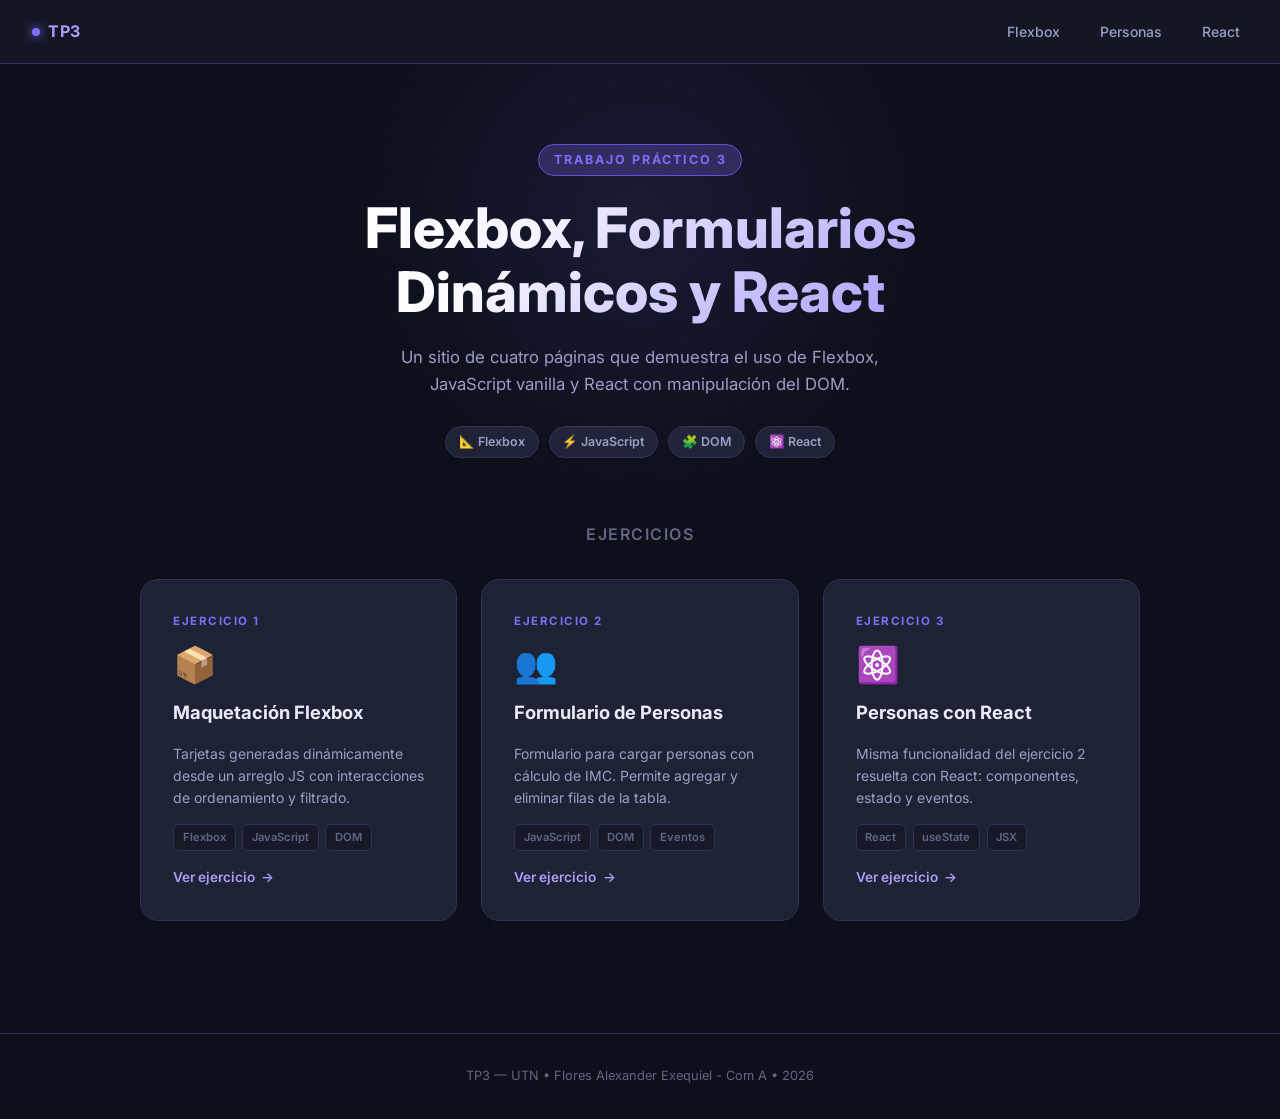
<file: index.html>
<!doctype html>
<html lang="es">
  <head>
    <meta charset="UTF-8" />
    <meta name="viewport" content="width=device-width, initial-scale=1.0" />
    <title>TP3 — Flexbox, Formularios y React</title>
    <meta
      name="description"
      content="Trabajo Práctico 3 — Sitio de 4 páginas que demuestra el uso de Flexbox, JavaScript vanilla y React."
    />
    <link rel="stylesheet" href="style.css" />
  </head>
  <body>
    <!-- Navbar -->
    <nav class="navbar">
      <a href="index.html" class="navbar-brand">
        <span class="brand-dot"></span>
        TP3
      </a>
      <ul class="navbar-links">
        <li><a href="flexbox.html">Flexbox</a></li>
        <li><a href="personas.html">Personas</a></li>
        <li><a href="react.html">React</a></li>
      </ul>
    </nav>

    <!-- Hero -->
    <section class="hero animate-in">
      <span class="hero-eyebrow">Trabajo Práctico 3</span>
      <h1>Flexbox, Formularios<br />Dinámicos y React</h1>
      <p class="hero-sub">
        Un sitio de cuatro páginas que demuestra el uso de Flexbox, JavaScript
        vanilla y React con manipulación del DOM.
      </p>
      <div class="hero-chips">
        <span class="chip">📐 Flexbox</span>
        <span class="chip">⚡ JavaScript</span>
        <span class="chip">🧩 DOM</span>
        <span class="chip">⚛️ React</span>
      </div>
    </section>

    <!-- Exercise Cards -->
    <section class="cards-section">
      <h2>Ejercicios</h2>
      <div class="cards-grid">
        <!-- Ejercicio 1 -->
        <a href="flexbox.html" class="ex-card" id="link-flexbox">
          <span class="ex-card-num">Ejercicio 1</span>
          <div class="ex-card-icon">📦</div>
          <h3>Maquetación Flexbox</h3>
          <p>
            Tarjetas generadas dinámicamente desde un arreglo JS con
            interacciones de ordenamiento y filtrado.
          </p>
          <div class="tech-tags">
            <span class="tech-tag">Flexbox</span>
            <span class="tech-tag">JavaScript</span>
            <span class="tech-tag">DOM</span>
          </div>
          <span class="ex-card-link">Ver ejercicio <span>→</span></span>
        </a>

        <!-- Ejercicio 2 -->
        <a href="personas.html" class="ex-card" id="link-personas">
          <span class="ex-card-num">Ejercicio 2</span>
          <div class="ex-card-icon">👥</div>
          <h3>Formulario de Personas</h3>
          <p>
            Formulario para cargar personas con cálculo de IMC. Permite agregar
            y eliminar filas de la tabla.
          </p>
          <div class="tech-tags">
            <span class="tech-tag">JavaScript</span>
            <span class="tech-tag">DOM</span>
            <span class="tech-tag">Eventos</span>
          </div>
          <span class="ex-card-link">Ver ejercicio <span>→</span></span>
        </a>

        <!-- Ejercicio 3 -->
        <a href="react.html" class="ex-card" id="link-react">
          <span class="ex-card-num">Ejercicio 3</span>
          <div class="ex-card-icon">⚛️</div>
          <h3>Personas con React</h3>
          <p>
            Misma funcionalidad del ejercicio 2 resuelta con React: componentes,
            estado y eventos.
          </p>
          <div class="tech-tags">
            <span class="tech-tag">React</span>
            <span class="tech-tag">useState</span>
            <span class="tech-tag">JSX</span>
          </div>
          <span class="ex-card-link">Ver ejercicio <span>→</span></span>
        </a>
      </div>
    </section>

    <footer>
      <p>TP3 — UTN &bull; Flores Alexander Exequiel - Com A &bull; 2026</p>
    </footer>
  </body>
</html>
</file>
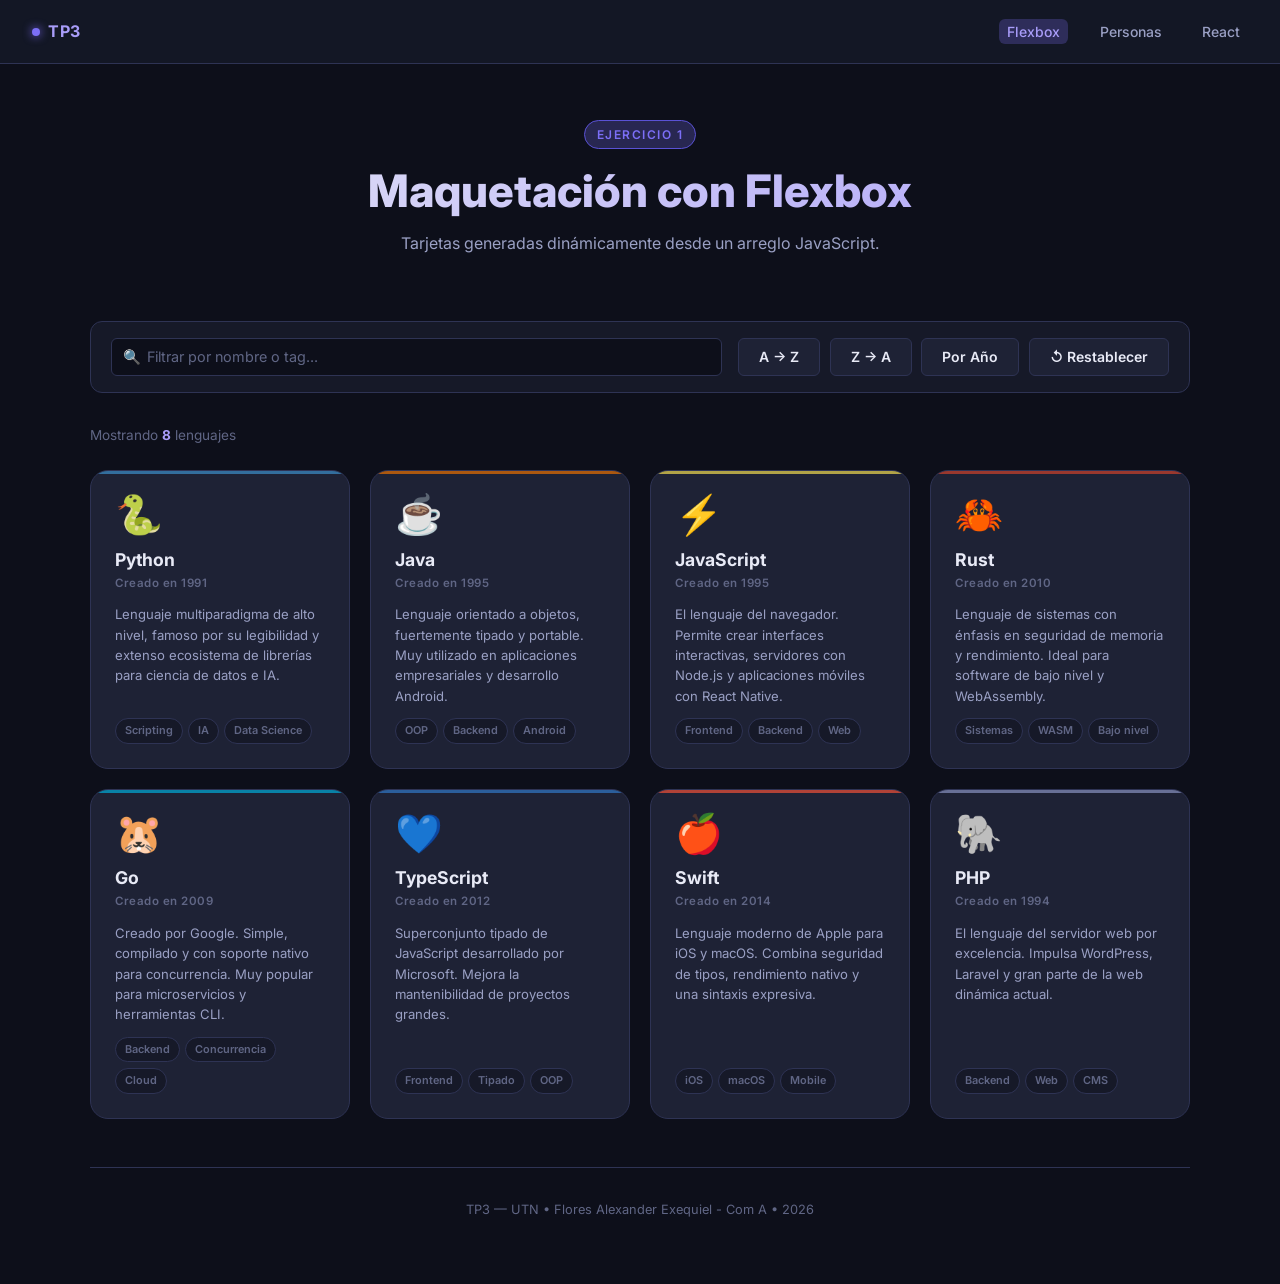
<file: flexbox.html>
<!doctype html>
<html lang="es">
  <head>
    <meta charset="UTF-8" />
    <meta name="viewport" content="width=device-width, initial-scale=1.0" />
    <title>Ejercicio 1 — Maquetación Flexbox | TP3</title>
    <meta
      name="description"
      content="Ejercicio 1: tarjetas de lenguajes de programación generadas con JavaScript y organizadas con Flexbox."
    />
    <link rel="stylesheet" href="style.css" />
  </head>
  <body>
    <!-- Navbar -->
    <nav class="navbar">
      <a href="index.html" class="navbar-brand">
        <span class="brand-dot"></span>
        TP3
      </a>
      <ul class="navbar-links">
        <li><a href="flexbox.html" class="active">Flexbox</a></li>
        <li><a href="personas.html">Personas</a></li>
        <li><a href="react.html">React</a></li>
      </ul>
    </nav>

    <!-- Header -->
    <header class="page-header animate-in">
      <span class="page-tag">Ejercicio 1</span>
      <h1>Maquetación con Flexbox</h1>
      <p>Tarjetas generadas dinámicamente desde un arreglo JavaScript.</p>
    </header>

    <!-- Content -->
    <main class="container section">
      <!-- Toolbar -->
      <div class="toolbar animate-in" style="animation-delay: 0.1s">
        <div class="search-wrap">
          <span class="search-icon">🔍</span>
          <input
            type="text"
            id="searchInput"
            class="form-control"
            placeholder="Filtrar por nombre o tag..."
            oninput="filtrarTarjetas()"
            autocomplete="off"
          />
        </div>
        <div class="toolbar-buttons">
          <button class="btn btn-secondary" id="btnAZ" onclick="ordenar('az')">
            A → Z
          </button>
          <button class="btn btn-secondary" id="btnZA" onclick="ordenar('za')">
            Z → A
          </button>
          <button
            class="btn btn-secondary"
            id="btnYear"
            onclick="ordenar('year')"
          >
            Por Año
          </button>
          <button
            class="btn btn-secondary"
            id="btnReset"
            onclick="resetearVista()"
          >
            ↺ Restablecer
          </button>
        </div>
      </div>

      <!-- Stats -->
      <div class="stats-bar animate-in" style="animation-delay: 0.15s">
        <p class="stats-count" id="statsCount">
          Mostrando <strong>0</strong> lenguajes
        </p>
      </div>

      <!-- Cards Grid (Flexbox) -->
      <div id="cardsGrid"></div>

      <footer>
        <p>TP3 — UTN &bull; Flores Alexander Exequiel - Com A &bull; 2026</p>
      </footer>
    </main>

    <script>
      /* ====================================================
       EJERCICIO 1 — Flexbox + JavaScript vanilla
       ==================================================== */

      // Arreglo de lenguajes de programación
      const lenguajes = [
        {
          emoji: "🐍",
          nombre: "Python",
          año: 1991,
          descripcion:
            "Lenguaje multiparadigma de alto nivel, famoso por su legibilidad y extenso ecosistema de librerías para ciencia de datos e IA.",
          tags: ["Scripting", "IA", "Data Science"],
          color: "#3d8fc9",
        },
        {
          emoji: "☕",
          nombre: "Java",
          año: 1995,
          descripcion:
            "Lenguaje orientado a objetos, fuertemente tipado y portable. Muy utilizado en aplicaciones empresariales y desarrollo Android.",
          tags: ["OOP", "Backend", "Android"],
          color: "#e76f00",
        },
        {
          emoji: "⚡",
          nombre: "JavaScript",
          año: 1995,
          descripcion:
            "El lenguaje del navegador. Permite crear interfaces interactivas, servidores con Node.js y aplicaciones móviles con React Native.",
          tags: ["Frontend", "Backend", "Web"],
          color: "#f0db4f",
        },
        {
          emoji: "🦀",
          nombre: "Rust",
          año: 2010,
          descripcion:
            "Lenguaje de sistemas con énfasis en seguridad de memoria y rendimiento. Ideal para software de bajo nivel y WebAssembly.",
          tags: ["Sistemas", "WASM", "Bajo nivel"],
          color: "#ce422b",
        },
        {
          emoji: "🐹",
          nombre: "Go",
          año: 2009,
          descripcion:
            "Creado por Google. Simple, compilado y con soporte nativo para concurrencia. Muy popular para microservicios y herramientas CLI.",
          tags: ["Backend", "Concurrencia", "Cloud"],
          color: "#00acd7",
        },
        {
          emoji: "💙",
          nombre: "TypeScript",
          año: 2012,
          descripcion:
            "Superconjunto tipado de JavaScript desarrollado por Microsoft. Mejora la mantenibilidad de proyectos grandes.",
          tags: ["Frontend", "Tipado", "OOP"],
          color: "#3178c6",
        },
        {
          emoji: "🍎",
          nombre: "Swift",
          año: 2014,
          descripcion:
            "Lenguaje moderno de Apple para iOS y macOS. Combina seguridad de tipos, rendimiento nativo y una sintaxis expresiva.",
          tags: ["iOS", "macOS", "Mobile"],
          color: "#f05138",
        },
        {
          emoji: "🐘",
          nombre: "PHP",
          año: 1994,
          descripcion:
            "El lenguaje del servidor web por excelencia. Impulsa WordPress, Laravel y gran parte de la web dinámica actual.",
          tags: ["Backend", "Web", "CMS"],
          color: "#8892bf",
        },
      ];

      // Estado de la aplicación
      let datosMostrados = [...lenguajes];
      let terminoBusqueda = "";

      /* ---- Funciones de renderizado ---- */
      function renderizarTarjetas(lista) {
        const grid = document.getElementById("cardsGrid");
        const stats = document.getElementById("statsCount");

        stats.innerHTML = `Mostrando <strong>${lista.length}</strong> lenguaje${lista.length !== 1 ? "s" : ""}`;

        if (lista.length === 0) {
          grid.innerHTML = `
          <div class="no-results">
            <span class="no-results-icon">🔎</span>
            <p>No se encontraron lenguajes que coincidan con "<strong>${terminoBusqueda}</strong>".</p>
          </div>`;
          return;
        }

        grid.innerHTML = lista
          .map(
            (lang, i) => `
        <div
          class="tech-card"
          style="--card-color: ${lang.color}; animation-delay: ${i * 0.06}s;"
          id="card-${lang.nombre.toLowerCase()}"
        >
          <span class="card-emoji">${lang.emoji}</span>
          <div>
            <div class="card-name">${lang.nombre}</div>
            <div class="card-year">Creado en ${lang.año}</div>
          </div>
          <p class="card-desc">${lang.descripcion}</p>
          <div class="card-tags">
            ${lang.tags.map((t) => `<span class="card-tag">${t}</span>`).join("")}
          </div>
        </div>
      `,
          )
          .join("");
      }

      /* ---- Filtrado ---- */
      function filtrarTarjetas() {
        terminoBusqueda = document
          .getElementById("searchInput")
          .value.toLowerCase()
          .trim();
        limpiarBotonesActivos();

        if (terminoBusqueda === "") {
          datosMostrados = [...lenguajes];
        } else {
          datosMostrados = lenguajes.filter(
            (l) =>
              l.nombre.toLowerCase().includes(terminoBusqueda) ||
              l.tags.some((t) => t.toLowerCase().includes(terminoBusqueda)) ||
              l.descripcion.toLowerCase().includes(terminoBusqueda),
          );
        }

        renderizarTarjetas(datosMostrados);
      }

      /* ---- Ordenamiento ---- */
      function ordenar(criterio) {
        limpiarBotonesActivos();

        const copiar = [...datosMostrados];

        if (criterio === "az") {
          copiar.sort((a, b) => a.nombre.localeCompare(b.nombre));
          document.getElementById("btnAZ").classList.add("active");
        } else if (criterio === "za") {
          copiar.sort((a, b) => b.nombre.localeCompare(a.nombre));
          document.getElementById("btnZA").classList.add("active");
        } else if (criterio === "year") {
          copiar.sort((a, b) => a.año - b.año);
          document.getElementById("btnYear").classList.add("active");
        }

        datosMostrados = copiar;
        renderizarTarjetas(datosMostrados);
      }

      /* ---- Restablecer ---- */
      function resetearVista() {
        terminoBusqueda = "";
        document.getElementById("searchInput").value = "";
        datosMostrados = [...lenguajes];
        limpiarBotonesActivos();
        renderizarTarjetas(datosMostrados);
      }

      /* ---- Utilidades ---- */
      function limpiarBotonesActivos() {
        ["btnAZ", "btnZA", "btnYear"].forEach((id) => {
          document.getElementById(id).classList.remove("active");
        });
      }

      // Inicialización
      renderizarTarjetas(datosMostrados);
    </script>
  </body>
</html>
</file>
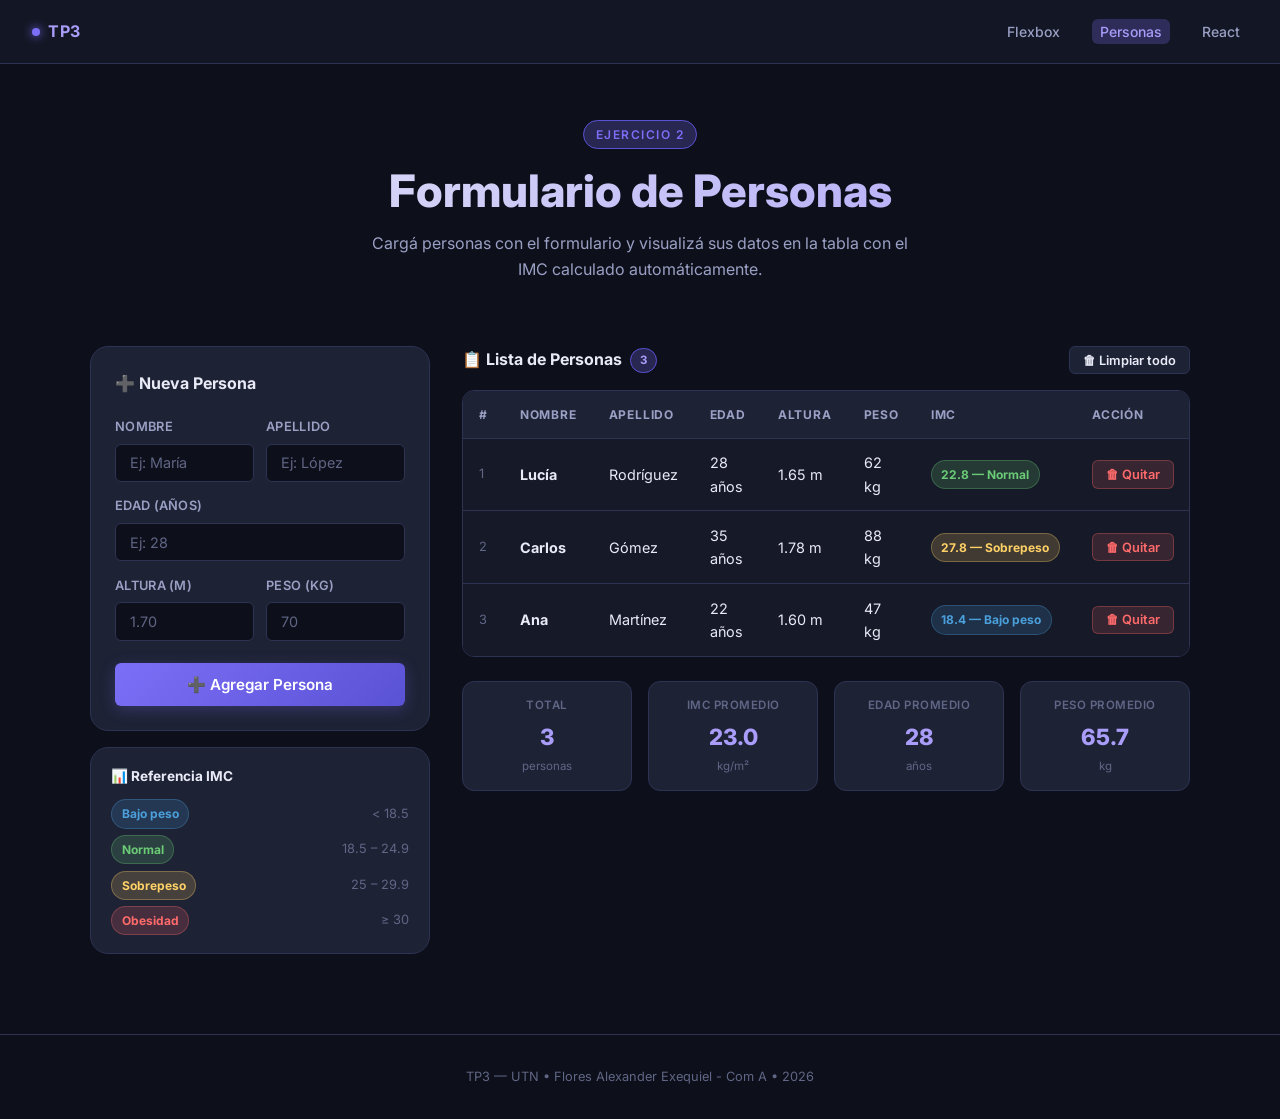
<file: personas.html>
<!doctype html>
<html lang="es">
  <head>
    <meta charset="UTF-8" />
    <meta name="viewport" content="width=device-width, initial-scale=1.0" />
    <title>Ejercicio 2 — Formulario de Personas | TP3</title>
    <meta
      name="description"
      content="Ejercicio 2: formulario con JavaScript vanilla para cargar personas y calcular el IMC."
    />
    <link rel="stylesheet" href="style.css" />
  </head>
  <body>
    <!-- Navbar -->
    <nav class="navbar">
      <a href="index.html" class="navbar-brand">
        <span class="brand-dot"></span>
        TP3
      </a>
      <ul class="navbar-links">
        <li><a href="flexbox.html">Flexbox</a></li>
        <li><a href="personas.html" class="active">Personas</a></li>
        <li><a href="react.html">React</a></li>
      </ul>
    </nav>

    <!-- Header -->
    <header class="page-header animate-in">
      <span class="page-tag">Ejercicio 2</span>
      <h1>Formulario de Personas</h1>
      <p>
        Cargá personas con el formulario y visualizá sus datos en la tabla con
        el IMC calculado automáticamente.
      </p>
    </header>

    <!-- Content -->
    <main class="container section">
      <div class="page-layout">
        <!-- FORM PANEL -->
        <aside class="form-panel animate-in" style="animation-delay: 0.1s">
          <div class="form-card">
            <h2>➕ Nueva Persona</h2>

            <div class="form-fields">
              <div class="form-row">
                <div class="form-group">
                  <label for="inputNombre">Nombre</label>
                  <input
                    type="text"
                    id="inputNombre"
                    class="form-control"
                    placeholder="Ej: María"
                    autocomplete="off"
                  />
                </div>
                <div class="form-group">
                  <label for="inputApellido">Apellido</label>
                  <input
                    type="text"
                    id="inputApellido"
                    class="form-control"
                    placeholder="Ej: López"
                    autocomplete="off"
                  />
                </div>
              </div>

              <div class="form-group">
                <label for="inputEdad">Edad (años)</label>
                <input
                  type="number"
                  id="inputEdad"
                  class="form-control"
                  placeholder="Ej: 28"
                  min="1"
                  max="120"
                />
              </div>

              <div class="form-row">
                <div class="form-group">
                  <label for="inputAltura">Altura (m)</label>
                  <input
                    type="number"
                    id="inputAltura"
                    class="form-control"
                    placeholder="1.70"
                    step="0.01"
                    min="0.5"
                    max="2.5"
                  />
                </div>
                <div class="form-group">
                  <label for="inputPeso">Peso (kg)</label>
                  <input
                    type="number"
                    id="inputPeso"
                    class="form-control"
                    placeholder="70"
                    step="0.1"
                    min="1"
                    max="500"
                  />
                </div>
              </div>

              <div id="alertMsg" class="alert"></div>

              <button
                class="btn btn-primary btn-submit"
                id="btnAgregar"
                onclick="agregarPersona()"
              >
                ➕ Agregar Persona
              </button>
            </div>
          </div>

          <!-- IMC Reference -->
          <div
            class="form-card"
            style="margin-top: 1rem; padding: 1.1rem 1.25rem"
          >
            <h2 style="font-size: 0.85rem; margin-bottom: 0.75rem">
              📊 Referencia IMC
            </h2>
            <div
              style="
                display: flex;
                flex-direction: column;
                gap: 0.4rem;
                font-size: 0.8rem;
              "
            >
              <div
                style="
                  display: flex;
                  justify-content: space-between;
                  align-items: center;
                "
              >
                <span class="imc-badge imc-bajo">Bajo peso</span>
                <span style="color: var(--text-muted)">&lt; 18.5</span>
              </div>
              <div
                style="
                  display: flex;
                  justify-content: space-between;
                  align-items: center;
                "
              >
                <span class="imc-badge imc-normal">Normal</span>
                <span style="color: var(--text-muted)">18.5 – 24.9</span>
              </div>
              <div
                style="
                  display: flex;
                  justify-content: space-between;
                  align-items: center;
                "
              >
                <span class="imc-badge imc-sobrepeso">Sobrepeso</span>
                <span style="color: var(--text-muted)">25 – 29.9</span>
              </div>
              <div
                style="
                  display: flex;
                  justify-content: space-between;
                  align-items: center;
                "
              >
                <span class="imc-badge imc-obesidad">Obesidad</span>
                <span style="color: var(--text-muted)">≥ 30</span>
              </div>
            </div>
          </div>
        </aside>

        <!-- TABLE PANEL -->
        <div class="table-panel animate-in" style="animation-delay: 0.15s">
          <div class="table-header">
            <h2>
              📋 Lista de Personas
              <span class="counter-badge" id="counterBadge">0</span>
            </h2>
            <button
              class="btn btn-secondary btn-sm"
              onclick="limpiarTodo()"
              id="btnLimpiar"
              style="display: none"
            >
              🗑 Limpiar todo
            </button>
          </div>

          <div class="table-wrapper">
            <table id="tablaPersonas">
              <thead>
                <tr>
                  <th>#</th>
                  <th>Nombre</th>
                  <th>Apellido</th>
                  <th>Edad</th>
                  <th>Altura</th>
                  <th>Peso</th>
                  <th>IMC</th>
                  <th>Acción</th>
                </tr>
              </thead>
              <tbody id="tbodyPersonas">
                <tr id="emptyRow">
                  <td colspan="8">
                    <div class="empty-state">
                      <div class="empty-icon">👤</div>
                      <p>
                        Aún no hay personas cargadas.<br />Usá el formulario
                        para agregar.
                      </p>
                    </div>
                  </td>
                </tr>
              </tbody>
            </table>
          </div>

          <!-- Summary -->
          <div class="summary-cards" id="summarySection" style="display: none">
            <div class="summary-card">
              <div class="s-label">Total</div>
              <div class="s-value" id="sumTotal">0</div>
              <div class="s-sub">personas</div>
            </div>
            <div class="summary-card">
              <div class="s-label">IMC Promedio</div>
              <div class="s-value" id="sumIMC">—</div>
              <div class="s-sub">kg/m²</div>
            </div>
            <div class="summary-card">
              <div class="s-label">Edad Promedio</div>
              <div class="s-value" id="sumEdad">—</div>
              <div class="s-sub">años</div>
            </div>
            <div class="summary-card">
              <div class="s-label">Peso Promedio</div>
              <div class="s-value" id="sumPeso">—</div>
              <div class="s-sub">kg</div>
            </div>
          </div>
        </div>
      </div>
    </main>

    <footer>
      <p>TP3 — UTN &bull; Flores Alexander Exequiel - Com A &bull; 2026</p>
    </footer>

    <script>
      /* ====================================================
       EJERCICIO 2 — Formulario de personas con JS vanilla
       ==================================================== */

      // Arreglo de personas (estado de la app)
      let personas = [];
      let proximoId = 1;

      // IDs de los campos del formulario
      const campos = [
        "inputNombre",
        "inputApellido",
        "inputEdad",
        "inputAltura",
        "inputPeso",
      ];

      /* ---- Cálculo de IMC ---- */
      function calcularIMC(peso, altura) {
        const imc = peso / (altura * altura);
        return parseFloat(imc.toFixed(1));
      }

      function categoriaIMC(imc) {
        if (imc < 18.5) return { label: "Bajo peso", clase: "imc-bajo" };
        if (imc < 25) return { label: "Normal", clase: "imc-normal" };
        if (imc < 30) return { label: "Sobrepeso", clase: "imc-sobrepeso" };
        return { label: "Obesidad", clase: "imc-obesidad" };
      }

      /* ---- Validación ---- */
      function validarFormulario() {
        const nombre = document.getElementById("inputNombre").value.trim();
        const apellido = document.getElementById("inputApellido").value.trim();
        const edad = parseFloat(document.getElementById("inputEdad").value);
        const altura = parseFloat(document.getElementById("inputAltura").value);
        const peso = parseFloat(document.getElementById("inputPeso").value);

        if (!nombre || !apellido) {
          mostrarAlerta("error", "⚠️ Nombre y apellido son obligatorios.");
          return null;
        }
        if (isNaN(edad) || edad < 1 || edad > 120) {
          mostrarAlerta(
            "error",
            "⚠️ La edad debe ser un número entre 1 y 120.",
          );
          return null;
        }
        if (isNaN(altura) || altura < 0.5 || altura > 2.5) {
          mostrarAlerta(
            "error",
            "⚠️ La altura debe estar entre 0.5 y 2.5 metros.",
          );
          return null;
        }
        if (isNaN(peso) || peso < 1 || peso > 500) {
          mostrarAlerta(
            "error",
            "⚠️ El peso debe ser un número entre 1 y 500 kg.",
          );
          return null;
        }

        return { nombre, apellido, edad, altura, peso };
      }

      /* ---- Agregar persona ---- */
      function agregarPersona() {
        const datos = validarFormulario();
        if (!datos) return;

        const imc = calcularIMC(datos.peso, datos.altura);
        const persona = { id: proximoId++, imc, ...datos };
        personas.push(persona);

        insertarFila(persona);
        limpiarFormulario();
        actualizarResumen();
        mostrarAlerta(
          "success",
          `✅ ${datos.nombre} ${datos.apellido} agregado/a correctamente.`,
        );

        setTimeout(() => ocultarAlerta(), 3000);
      }

      /* ---- Insertar fila en la tabla (manipulación DOM directa) ---- */
      function insertarFila(persona) {
        const tbody = document.getElementById("tbodyPersonas");

        // Quitar estado vacío si existe
        const emptyRow = document.getElementById("emptyRow");
        if (emptyRow) emptyRow.remove();

        const cat = categoriaIMC(persona.imc);
        const tr = document.createElement("tr");
        tr.id = `fila-${persona.id}`;
        tr.classList.add("new-row");

        tr.innerHTML = `
        <td style="color:var(--text-muted);font-size:.8rem;">${personas.length}</td>
        <td><strong>${escapeHTML(persona.nombre)}</strong></td>
        <td>${escapeHTML(persona.apellido)}</td>
        <td>${persona.edad} años</td>
        <td>${persona.altura.toFixed(2)} m</td>
        <td>${persona.peso} kg</td>
        <td>
          <span class="imc-badge ${cat.clase}">
            ${persona.imc} — ${cat.label}
          </span>
        </td>
        <td>
          <button class="btn btn-danger btn-sm" onclick="eliminarPersona(${persona.id})">
            🗑 Quitar
          </button>
        </td>
      `;

        tbody.appendChild(tr);

        // Actualizar contador del badge
        document.getElementById("counterBadge").textContent = personas.length;
        document.getElementById("btnLimpiar").style.display =
          personas.length > 0 ? "inline-flex" : "none";
      }

      /* ---- Eliminar persona ---- */
      function eliminarPersona(id) {
        personas = personas.filter((p) => p.id !== id);
        const fila = document.getElementById(`fila-${id}`);

        if (fila) {
          fila.classList.add("removing");
          setTimeout(() => {
            fila.remove();
            renumerarFilas();
            actualizarResumen();

            if (personas.length === 0) {
              mostrarFilaVacia();
            }
          }, 250);
        }

        document.getElementById("counterBadge").textContent = personas.length;
        document.getElementById("btnLimpiar").style.display =
          personas.length > 0 ? "inline-flex" : "none";
      }

      /* ---- Renumerar filas ---- */
      function renumerarFilas() {
        const filas = document.querySelectorAll(
          '#tbodyPersonas tr[id^="fila-"]',
        );
        filas.forEach((fila, idx) => {
          fila.querySelector("td:first-child").textContent = idx + 1;
        });
      }

      /* ---- Limpiar todo ---- */
      function limpiarTodo() {
        if (!confirm("¿Seguro que querés eliminar todas las personas?")) return;
        personas = [];
        const tbody = document.getElementById("tbodyPersonas");
        tbody.innerHTML = "";
        mostrarFilaVacia();
        actualizarResumen();
        document.getElementById("counterBadge").textContent = 0;
        document.getElementById("btnLimpiar").style.display = "none";
      }

      /* ---- Fila vacía ---- */
      function mostrarFilaVacia() {
        const tbody = document.getElementById("tbodyPersonas");
        const tr = document.createElement("tr");
        tr.id = "emptyRow";
        tr.innerHTML = `
        <td colspan="8">
          <div class="empty-state">
            <div class="empty-icon">👤</div>
            <p>No hay personas cargadas.<br>Usá el formulario para agregar.</p>
          </div>
        </td>`;
        tbody.appendChild(tr);
      }

      /* ---- Resumen estadístico ---- */
      function actualizarResumen() {
        const section = document.getElementById("summarySection");
        if (personas.length === 0) {
          section.style.display = "none";
          return;
        }

        section.style.display = "flex";
        const total = personas.length;
        const promIMC = (
          personas.reduce((s, p) => s + p.imc, 0) / total
        ).toFixed(1);
        const promEdad = Math.round(
          personas.reduce((s, p) => s + p.edad, 0) / total,
        );
        const promPeso = (
          personas.reduce((s, p) => s + p.peso, 0) / total
        ).toFixed(1);

        document.getElementById("sumTotal").textContent = total;
        document.getElementById("sumIMC").textContent = promIMC;
        document.getElementById("sumEdad").textContent = promEdad;
        document.getElementById("sumPeso").textContent = promPeso;
      }

      /* ---- Limpieza formulario ---- */
      function limpiarFormulario() {
        campos.forEach((id) => {
          const el = document.getElementById(id);
          el.value = "";
          el.classList.remove("error");
        });
        document.getElementById("inputNombre").focus();
      }

      /* ---- Alertas ---- */
      function mostrarAlerta(tipo, mensaje) {
        const el = document.getElementById("alertMsg");
        el.textContent = mensaje;
        el.className = `alert show alert-${tipo}`;
      }

      function ocultarAlerta() {
        const el = document.getElementById("alertMsg");
        el.className = "alert";
      }

      /* ---- Seguridad XSS ---- */
      function escapeHTML(str) {
        const d = document.createElement("div");
        d.appendChild(document.createTextNode(str));
        return d.innerHTML;
      }

      /* ---- Enter en formulario ---- */
      document.addEventListener("keydown", function (e) {
        if (e.key === "Enter" && e.target.classList.contains("form-control")) {
          e.preventDefault();
          agregarPersona();
        }
      });

      /* ---- Datos de ejemplo precargados ---- */
      function cargarEjemplos() {
        const ejemplos = [
          {
            nombre: "Lucía",
            apellido: "Rodríguez",
            edad: 28,
            altura: 1.65,
            peso: 62,
          },
          {
            nombre: "Carlos",
            apellido: "Gómez",
            edad: 35,
            altura: 1.78,
            peso: 88,
          },
          {
            nombre: "Ana",
            apellido: "Martínez",
            edad: 22,
            altura: 1.6,
            peso: 47,
          },
        ];

        ejemplos.forEach((e) => {
          const imc = calcularIMC(e.peso, e.altura);
          const persona = { id: proximoId++, imc, ...e };
          personas.push(persona);
          insertarFila(persona);
        });

        actualizarResumen();
      }

      // Inicialización
      cargarEjemplos();
    </script>
  </body>
</html>
</file>
<file: style.css>
/* =============================================
   TP3 — Design System Compartido
   style.css — fuente única de estilos del sitio
   ============================================= */

@import url("https://fonts.googleapis.com/css2?family=Inter:wght@300;400;500;600;700;800&display=swap");

/* ---- Variables ---- */
:root {
  --bg-base: #0d0f1a;
  --bg-surface: #161928;
  --bg-card: #1e2235;
  --bg-card-hover: #252a42;
  --border: #2e3354;
  --border-light: #3d4470;

  --accent: #7c6ff7;
  --accent-light: #a99df9;
  --accent-dark: #5a52d5;
  --accent-glow: rgba(124, 111, 247, 0.25);

  --teal: #4ecdc4;
  --rose: #ff6b6b;
  --amber: #ffd166;
  --green: #6bcb77;

  --text-primary: #e8eaf6;
  --text-secondary: #9aa0c4;
  --text-muted: #606685;

  --radius-sm: 6px;
  --radius-md: 12px;
  --radius-lg: 18px;
  --radius-xl: 24px;

  --shadow-sm: 0 2px 8px rgba(0, 0, 0, 0.35);
  --shadow-md: 0 4px 20px rgba(0, 0, 0, 0.45);
  --shadow-lg: 0 8px 40px rgba(0, 0, 0, 0.55);
  --shadow-glow: 0 0 30px var(--accent-glow);

  --transition: 0.22s ease;
}

/* ---- Reset & Base ---- */
*,
*::before,
*::after {
  box-sizing: border-box;
  margin: 0;
  padding: 0;
}

html {
  scroll-behavior: smooth;
}

body {
  font-family: "Inter", sans-serif;
  background-color: var(--bg-base);
  color: var(--text-primary);
  min-height: 100vh;
  line-height: 1.6;
  -webkit-font-smoothing: antialiased;
}

/* ---- Scrollbar ---- */
::-webkit-scrollbar {
  width: 8px;
}
::-webkit-scrollbar-track {
  background: var(--bg-base);
}
::-webkit-scrollbar-thumb {
  background: var(--border);
  border-radius: 4px;
}
::-webkit-scrollbar-thumb:hover {
  background: var(--accent);
}

/* =============================================
   NAVBAR
   ============================================= */
.navbar {
  display: flex;
  align-items: center;
  justify-content: space-between;
  padding: 0 2rem;
  height: 64px;
  background: rgba(22, 25, 40, 0.85);
  border-bottom: 1px solid var(--border);
  backdrop-filter: blur(12px);
  -webkit-backdrop-filter: blur(12px);
  position: sticky;
  top: 0;
  z-index: 100;
}

.navbar-brand {
  font-size: 1rem;
  font-weight: 700;
  color: var(--accent-light);
  text-decoration: none;
  letter-spacing: 0.5px;
  display: flex;
  align-items: center;
  gap: 0.5rem;
}

.brand-dot {
  width: 8px;
  height: 8px;
  border-radius: 50%;
  background: var(--accent);
  box-shadow: 0 0 10px var(--accent);
  display: inline-block;
}

.navbar-links {
  display: flex;
  gap: 1.5rem;
  list-style: none;
}

.navbar-links a {
  color: var(--text-secondary);
  text-decoration: none;
  font-size: 0.875rem;
  font-weight: 500;
  padding: 0.25rem 0.5rem;
  border-radius: var(--radius-sm);
  transition:
    color var(--transition),
    background var(--transition);
}

.navbar-links a:hover,
.navbar-links a.active {
  color: var(--accent-light);
  background: var(--accent-glow);
}

/* =============================================
   PAGE HEADER
   ============================================= */
.page-header {
  text-align: center;
  padding: 3.5rem 2rem 2rem;
}

.page-tag {
  display: inline-block;
  font-size: 0.75rem;
  font-weight: 600;
  letter-spacing: 1.5px;
  text-transform: uppercase;
  color: var(--accent);
  background: var(--accent-glow);
  border: 1px solid var(--accent-dark);
  padding: 0.25rem 0.75rem;
  border-radius: 999px;
  margin-bottom: 1rem;
}

.page-header h1 {
  font-size: clamp(1.8rem, 4vw, 2.8rem);
  font-weight: 800;
  line-height: 1.2;
  background: linear-gradient(135deg, var(--text-primary), var(--accent-light));
  -webkit-background-clip: text;
  -webkit-text-fill-color: transparent;
  background-clip: text;
  margin-bottom: 0.75rem;
}

.page-header p {
  color: var(--text-secondary);
  font-size: 1rem;
  max-width: 540px;
  margin: 0 auto;
}

/* =============================================
   LAYOUT UTILITIES
   ============================================= */
.container {
  max-width: 1100px;
  margin: 0 auto;
  padding: 0 1.5rem;
}

.section {
  padding: 2rem 0;
}

/* =============================================
   BUTTONS
   ============================================= */
.btn {
  display: inline-flex;
  align-items: center;
  gap: 0.45rem;
  padding: 0.6rem 1.25rem;
  border-radius: var(--radius-sm);
  font-family: "Inter", sans-serif;
  font-size: 0.875rem;
  font-weight: 600;
  cursor: pointer;
  border: none;
  transition: all var(--transition);
  text-decoration: none;
  white-space: nowrap;
}

.btn-primary {
  background: linear-gradient(135deg, var(--accent), var(--accent-dark));
  color: #fff;
  box-shadow: 0 4px 15px var(--accent-glow);
}

.btn-primary:hover {
  transform: translateY(-1px);
  box-shadow: 0 6px 20px var(--accent-glow);
  filter: brightness(1.1);
}

.btn-secondary {
  background: var(--bg-card);
  color: var(--text-primary);
  border: 1px solid var(--border);
}

.btn-secondary:hover {
  background: var(--bg-card-hover);
  border-color: var(--accent);
  color: var(--accent-light);
}

.btn-secondary.active {
  background: linear-gradient(135deg, var(--accent), var(--accent-dark));
  color: #fff;
  border-color: transparent;
  box-shadow: 0 4px 12px var(--accent-glow);
}

.btn-danger {
  background: rgba(255, 107, 107, 0.15);
  color: var(--rose);
  border: 1px solid rgba(255, 107, 107, 0.3);
}

.btn-danger:hover {
  background: rgba(255, 107, 107, 0.25);
  border-color: var(--rose);
}

.btn-sm {
  padding: 0.35rem 0.8rem;
  font-size: 0.8rem;
}

/* =============================================
   FORM ELEMENTS
   ============================================= */
.form-group {
  display: flex;
  flex-direction: column;
  gap: 0.4rem;
}

.form-group label {
  font-size: 0.8rem;
  font-weight: 600;
  color: var(--text-secondary);
  letter-spacing: 0.3px;
  text-transform: uppercase;
}

.form-control {
  background: var(--bg-base);
  border: 1px solid var(--border);
  border-radius: var(--radius-sm);
  color: var(--text-primary);
  font-family: "Inter", sans-serif;
  font-size: 0.9rem;
  padding: 0.6rem 0.9rem;
  transition:
    border-color var(--transition),
    box-shadow var(--transition);
  width: 100%;
}

.form-control::placeholder {
  color: var(--text-muted);
}

.form-control:focus {
  outline: none;
  border-color: var(--accent);
  box-shadow: 0 0 0 3px var(--accent-glow);
}

.form-control.error {
  border-color: var(--rose);
  box-shadow: 0 0 0 3px rgba(255, 107, 107, 0.15);
}

/* ---- Form layout (personas + react) ---- */
.page-layout {
  display: flex;
  gap: 2rem;
  align-items: flex-start;
}

.form-panel {
  flex: 0 0 340px;
  position: sticky;
  top: 80px;
}

.table-panel {
  flex: 1 1 0;
  min-width: 0;
}

.form-card {
  background: var(--bg-card);
  border: 1px solid var(--border);
  border-radius: var(--radius-lg);
  padding: 1.5rem;
}

.form-card h2 {
  font-size: 1rem;
  font-weight: 700;
  color: var(--text-primary);
  margin-bottom: 1.25rem;
  display: flex;
  align-items: center;
  gap: 0.5rem;
}

.form-fields {
  display: flex;
  flex-direction: column;
  gap: 0.9rem;
}

.form-row {
  display: flex;
  gap: 0.75rem;
}

.form-row .form-group {
  flex: 1;
}

.btn-submit {
  width: 100%;
  justify-content: center;
  padding: 0.75rem;
  font-size: 0.95rem;
  margin-top: 0.5rem;
}

/* =============================================
   ALERTS
   ============================================= */
/* En personas.html el alert está oculto por defecto y JS le agrega .show */
.alert {
  display: none;
  padding: 0.7rem 1rem;
  border-radius: var(--radius-sm);
  font-size: 0.83rem;
  font-weight: 500;
  animation: fadeIn 0.3s ease;
}

/* .show activa el alert en vanilla JS; React lo monta directamente con flex */
.alert.show,
.alert-react {
  display: flex;
  align-items: center;
  gap: 0.5rem;
}

.alert-error {
  background: rgba(255, 107, 107, 0.12);
  border: 1px solid rgba(255, 107, 107, 0.3);
  color: var(--rose);
}

.alert-success {
  background: rgba(107, 203, 119, 0.12);
  border: 1px solid rgba(107, 203, 119, 0.3);
  color: var(--green);
}

/* =============================================
   TABLE
   ============================================= */
.table-wrapper {
  overflow-x: auto;
  border-radius: var(--radius-md);
  border: 1px solid var(--border);
  background: var(--bg-surface);
}

table {
  width: 100%;
  border-collapse: collapse;
}

thead th {
  background: var(--bg-card);
  color: var(--text-secondary);
  font-size: 0.75rem;
  font-weight: 700;
  letter-spacing: 0.8px;
  text-transform: uppercase;
  padding: 0.85rem 1rem;
  text-align: left;
  border-bottom: 1px solid var(--border);
  white-space: nowrap;
}

tbody tr {
  border-bottom: 1px solid var(--border);
  transition: background var(--transition);
}

tbody tr:last-child {
  border-bottom: none;
}

tbody tr:hover {
  background: var(--bg-card-hover);
}

tbody td {
  padding: 0.8rem 1rem;
  font-size: 0.9rem;
  color: var(--text-primary);
}

.table-header {
  display: flex;
  align-items: center;
  justify-content: space-between;
  margin-bottom: 1rem;
  flex-wrap: wrap;
  gap: 0.75rem;
}

.table-header h2 {
  font-size: 1rem;
  font-weight: 700;
  color: var(--text-primary);
  display: flex;
  align-items: center;
  gap: 0.5rem;
}

.counter-badge {
  background: var(--accent-glow);
  border: 1px solid var(--accent-dark);
  color: var(--accent-light);
  font-size: 0.72rem;
  font-weight: 700;
  padding: 0.15rem 0.55rem;
  border-radius: 999px;
}

.empty-state {
  text-align: center;
  padding: 3rem 1rem;
  color: var(--text-muted);
}

.empty-icon {
  font-size: 2.5rem;
  margin-bottom: 0.5rem;
}
.empty-state p {
  font-size: 0.9rem;
}

/* ---- Row animations ---- */
tr.new-row td {
  animation: fadeInUp 0.35s ease both;
}
tr.removing {
  animation: fadeIn 0.25s ease reverse both;
  pointer-events: none;
}

/* =============================================
   IMC BADGE
   ============================================= */
.imc-badge {
  display: inline-flex;
  align-items: center;
  gap: 0.35rem;
  font-size: 0.75rem;
  font-weight: 700;
  padding: 0.25rem 0.6rem;
  border-radius: 999px;
  white-space: nowrap;
}

.imc-bajo {
  background: rgba(75, 160, 220, 0.18);
  color: #4ba0dc;
  border: 1px solid rgba(75, 160, 220, 0.3);
}
.imc-normal {
  background: rgba(107, 203, 119, 0.18);
  color: var(--green);
  border: 1px solid rgba(107, 203, 119, 0.3);
}
.imc-sobrepeso {
  background: rgba(255, 209, 102, 0.18);
  color: var(--amber);
  border: 1px solid rgba(255, 209, 102, 0.3);
}
.imc-obesidad {
  background: rgba(255, 107, 107, 0.18);
  color: var(--rose);
  border: 1px solid rgba(255, 107, 107, 0.3);
}

/* =============================================
   SUMMARY CARDS (personas + react)
   ============================================= */
.summary-cards {
  display: flex;
  flex-wrap: wrap;
  gap: 1rem;
  margin-top: 1.5rem;
}

.summary-card {
  background: var(--bg-card);
  border: 1px solid var(--border);
  border-radius: var(--radius-md);
  padding: 0.9rem 1.1rem;
  flex: 1 1 130px;
  text-align: center;
}

.summary-card .s-label {
  font-size: 0.72rem;
  font-weight: 600;
  letter-spacing: 0.5px;
  text-transform: uppercase;
  color: var(--text-muted);
  margin-bottom: 0.3rem;
}

.summary-card .s-value {
  font-size: 1.4rem;
  font-weight: 800;
  color: var(--accent-light);
}

.summary-card .s-sub {
  font-size: 0.72rem;
  color: var(--text-muted);
  margin-top: 0.1rem;
}

/* =============================================
   CARD (genérico)
   ============================================= */
.card {
  background: var(--bg-card);
  border: 1px solid var(--border);
  border-radius: var(--radius-lg);
  padding: 1.5rem;
  transition: all var(--transition);
}

.card:hover {
  border-color: var(--accent);
  box-shadow: var(--shadow-glow);
  transform: translateY(-2px);
}

/* =============================================
   INDEX — HERO
   ============================================= */
.hero {
  display: flex;
  flex-direction: column;
  align-items: center;
  justify-content: center;
  text-align: center;
  padding: 5rem 2rem 3rem;
  gap: 1.25rem;
  position: relative;
  overflow: hidden;
}

.hero::before {
  content: "";
  position: absolute;
  width: 600px;
  height: 600px;
  border-radius: 50%;
  background: radial-gradient(
    circle,
    rgba(124, 111, 247, 0.12) 0%,
    transparent 70%
  );
  top: -150px;
  left: 50%;
  transform: translateX(-50%);
  pointer-events: none;
}

.hero-eyebrow {
  font-size: 0.78rem;
  font-weight: 700;
  letter-spacing: 2px;
  text-transform: uppercase;
  color: var(--accent);
  background: var(--accent-glow);
  border: 1px solid var(--accent-dark);
  padding: 0.3rem 0.9rem;
  border-radius: 999px;
}

.hero h1 {
  font-size: clamp(2.2rem, 5vw, 3.5rem);
  font-weight: 800;
  line-height: 1.15;
  background: linear-gradient(135deg, #ffffff 30%, var(--accent-light) 100%);
  -webkit-background-clip: text;
  -webkit-text-fill-color: transparent;
  background-clip: text;
}

.hero-sub {
  color: var(--text-secondary);
  font-size: 1.05rem;
  max-width: 500px;
}

.hero-chips {
  display: flex;
  flex-wrap: wrap;
  gap: 0.6rem;
  justify-content: center;
  margin-top: 0.5rem;
}

.chip {
  background: var(--bg-card);
  border: 1px solid var(--border);
  color: var(--text-secondary);
  font-size: 0.78rem;
  font-weight: 600;
  padding: 0.3rem 0.8rem;
  border-radius: 999px;
  display: flex;
  align-items: center;
  gap: 0.35rem;
}

/* =============================================
   INDEX — EXERCISE CARDS
   ============================================= */
.cards-section {
  padding: 1rem 2rem 4rem;
}

.cards-section h2 {
  text-align: center;
  font-size: 1rem;
  font-weight: 600;
  color: var(--text-muted);
  text-transform: uppercase;
  letter-spacing: 1.5px;
  margin-bottom: 2rem;
}

.cards-grid {
  display: flex;
  flex-wrap: wrap;
  gap: 1.5rem;
  justify-content: center;
  max-width: 1000px;
  margin: 0 auto;
}

.ex-card {
  background: var(--bg-card);
  border: 1px solid var(--border);
  border-radius: var(--radius-lg);
  padding: 2rem;
  flex: 1 1 280px;
  max-width: 320px;
  display: flex;
  flex-direction: column;
  gap: 1rem;
  text-decoration: none;
  color: inherit;
  transition: all 0.28s ease;
  position: relative;
  overflow: hidden;
}

.ex-card::after {
  content: "";
  position: absolute;
  inset: 0;
  background: linear-gradient(135deg, var(--accent-glow), transparent);
  opacity: 0;
  transition: opacity 0.28s ease;
}

.ex-card:hover {
  border-color: var(--accent);
  transform: translateY(-4px);
  box-shadow: var(--shadow-glow), var(--shadow-md);
}

.ex-card:hover::after {
  opacity: 1;
}

.ex-card-num {
  font-size: 0.72rem;
  font-weight: 700;
  letter-spacing: 1.5px;
  text-transform: uppercase;
  color: var(--accent);
}

.ex-card-icon {
  font-size: 2.2rem;
  line-height: 1;
}

.ex-card h3 {
  font-size: 1.15rem;
  font-weight: 700;
  color: var(--text-primary);
}

.ex-card p {
  font-size: 0.875rem;
  color: var(--text-secondary);
  line-height: 1.55;
  flex: 1;
}

.ex-card-link {
  display: inline-flex;
  align-items: center;
  gap: 0.4rem;
  font-size: 0.85rem;
  font-weight: 600;
  color: var(--accent-light);
  margin-top: auto;
}

.ex-card-link span {
  transition: transform 0.2s ease;
}
.ex-card:hover .ex-card-link span {
  transform: translateX(4px);
}

.tech-tags {
  display: flex;
  flex-wrap: wrap;
  gap: 0.4rem;
}

.tech-tag {
  font-size: 0.7rem;
  font-weight: 600;
  padding: 0.2rem 0.55rem;
  border-radius: var(--radius-sm);
  background: var(--bg-surface);
  border: 1px solid var(--border);
  color: var(--text-muted);
}

/* =============================================
   FLEXBOX PAGE — TOOLBAR & CARDS
   ============================================= */
.toolbar {
  display: flex;
  flex-wrap: wrap;
  align-items: center;
  gap: 1rem;
  background: var(--bg-surface);
  border: 1px solid var(--border);
  border-radius: var(--radius-md);
  padding: 1rem 1.25rem;
  margin-bottom: 2rem;
}

.search-wrap {
  position: relative;
  flex: 1 1 200px;
}

.search-wrap .search-icon {
  position: absolute;
  left: 0.75rem;
  top: 50%;
  transform: translateY(-50%);
  color: var(--text-muted);
  pointer-events: none;
  font-size: 0.9rem;
}

#searchInput {
  padding-left: 2.2rem;
}

.toolbar-buttons {
  display: flex;
  flex-wrap: wrap;
  gap: 0.6rem;
}

.stats-bar {
  display: flex;
  flex-wrap: wrap;
  gap: 1rem;
  margin-bottom: 1.5rem;
  align-items: center;
}

.stats-count {
  font-size: 0.85rem;
  color: var(--text-muted);
}
.stats-count strong {
  color: var(--accent-light);
}

#cardsGrid {
  display: flex;
  flex-wrap: wrap;
  gap: 1.25rem;
  justify-content: flex-start;
  min-height: 200px;
}

/* ---- Tech Card ---- */
.tech-card {
  background: var(--bg-card);
  border: 1px solid var(--border);
  border-radius: var(--radius-lg);
  padding: 1.5rem;
  flex: 1 1 240px;
  max-width: 320px;
  display: flex;
  flex-direction: column;
  gap: 0.75rem;
  cursor: default;
  transition: all 0.25s ease;
  position: relative;
  overflow: hidden;
  animation: fadeInUp 0.35s ease both;
}

.tech-card::before {
  content: "";
  position: absolute;
  top: 0;
  left: 0;
  right: 0;
  height: 3px;
  background: var(--card-color, var(--accent));
  opacity: 0.7;
}

.tech-card:hover {
  border-color: var(--card-color, var(--accent));
  transform: translateY(-3px);
  box-shadow: 0 8px 30px rgba(0, 0, 0, 0.4);
}

.card-emoji {
  font-size: 2.4rem;
  line-height: 1;
}

.card-name {
  font-size: 1.1rem;
  font-weight: 700;
  color: var(--text-primary);
}

.card-year {
  font-size: 0.72rem;
  font-weight: 600;
  color: var(--text-muted);
  letter-spacing: 0.5px;
}

.card-desc {
  font-size: 0.82rem;
  color: var(--text-secondary);
  line-height: 1.55;
  flex: 1;
}

.card-tags {
  display: flex;
  flex-wrap: wrap;
  gap: 0.35rem;
}

.card-tag {
  font-size: 0.68rem;
  font-weight: 600;
  padding: 0.2rem 0.55rem;
  border-radius: 999px;
  background: var(--bg-surface);
  border: 1px solid var(--border);
  color: var(--text-muted);
}

.no-results {
  display: flex;
  flex-direction: column;
  align-items: center;
  justify-content: center;
  width: 100%;
  padding: 3rem 1rem;
  gap: 0.75rem;
  color: var(--text-muted);
  font-size: 0.9rem;
  animation: fadeIn 0.3s ease;
}

.no-results-icon {
  font-size: 2.5rem;
}

/* ---- Flexbox legend ---- */
.flexbox-legend {
  background: var(--bg-surface);
  border: 1px solid var(--border);
  border-left: 3px solid var(--accent);
  border-radius: var(--radius-md);
  padding: 1rem 1.25rem;
  margin-top: 2rem;
}

.flexbox-legend h3 {
  font-size: 0.8rem;
  font-weight: 700;
  color: var(--accent);
  letter-spacing: 1px;
  text-transform: uppercase;
  margin-bottom: 0.6rem;
}

.flex-props {
  display: flex;
  flex-wrap: wrap;
  gap: 0.4rem;
}

.flex-prop {
  font-family: "Courier New", monospace;
  font-size: 0.78rem;
  background: var(--bg-card);
  border: 1px solid var(--border);
  color: var(--teal);
  padding: 0.2rem 0.55rem;
  border-radius: var(--radius-sm);
}

/* =============================================
   REACT PAGE — badge
   ============================================= */
.react-badge {
  display: inline-flex;
  align-items: center;
  gap: 0.4rem;
  font-size: 0.72rem;
  font-weight: 700;
  letter-spacing: 0.5px;
  text-transform: uppercase;
  padding: 0.25rem 0.75rem;
  border-radius: 999px;
  background: rgba(97, 218, 251, 0.12);
  border: 1px solid rgba(97, 218, 251, 0.3);
  color: #61dafb;
}

/* =============================================
   FOOTER
   ============================================= */
footer {
  text-align: center;
  padding: 2rem 1rem;
  color: var(--text-muted);
  font-size: 0.8rem;
  border-top: 1px solid var(--border);
  margin-top: 3rem;
}

/* =============================================
   ANIMATIONS
   ============================================= */
@keyframes fadeInUp {
  from {
    opacity: 0;
    transform: translateY(20px);
  }
  to {
    opacity: 1;
    transform: translateY(0);
  }
}

@keyframes fadeIn {
  from {
    opacity: 0;
  }
  to {
    opacity: 1;
  }
}

@keyframes pulse {
  0%,
  100% {
    box-shadow: 0 0 0 0 var(--accent-glow);
  }
  50% {
    box-shadow: 0 0 0 8px transparent;
  }
}

.animate-in {
  animation: fadeInUp 0.4s ease both;
}
.animate-fade {
  animation: fadeIn 0.3s ease both;
}

/* =============================================
   RESPONSIVE
   ============================================= */
@media (max-width: 800px) {
  .page-layout {
    flex-direction: column;
  }
  .form-panel {
    flex: none;
    width: 100%;
    position: static;
  }
}

@media (max-width: 640px) {
  .navbar {
    padding: 0 1rem;
  }
  .navbar-links {
    gap: 0.75rem;
  }
  .navbar-links a {
    font-size: 0.8rem;
  }
  .page-header {
    padding: 2.5rem 1rem 1.5rem;
  }
}
</file>
